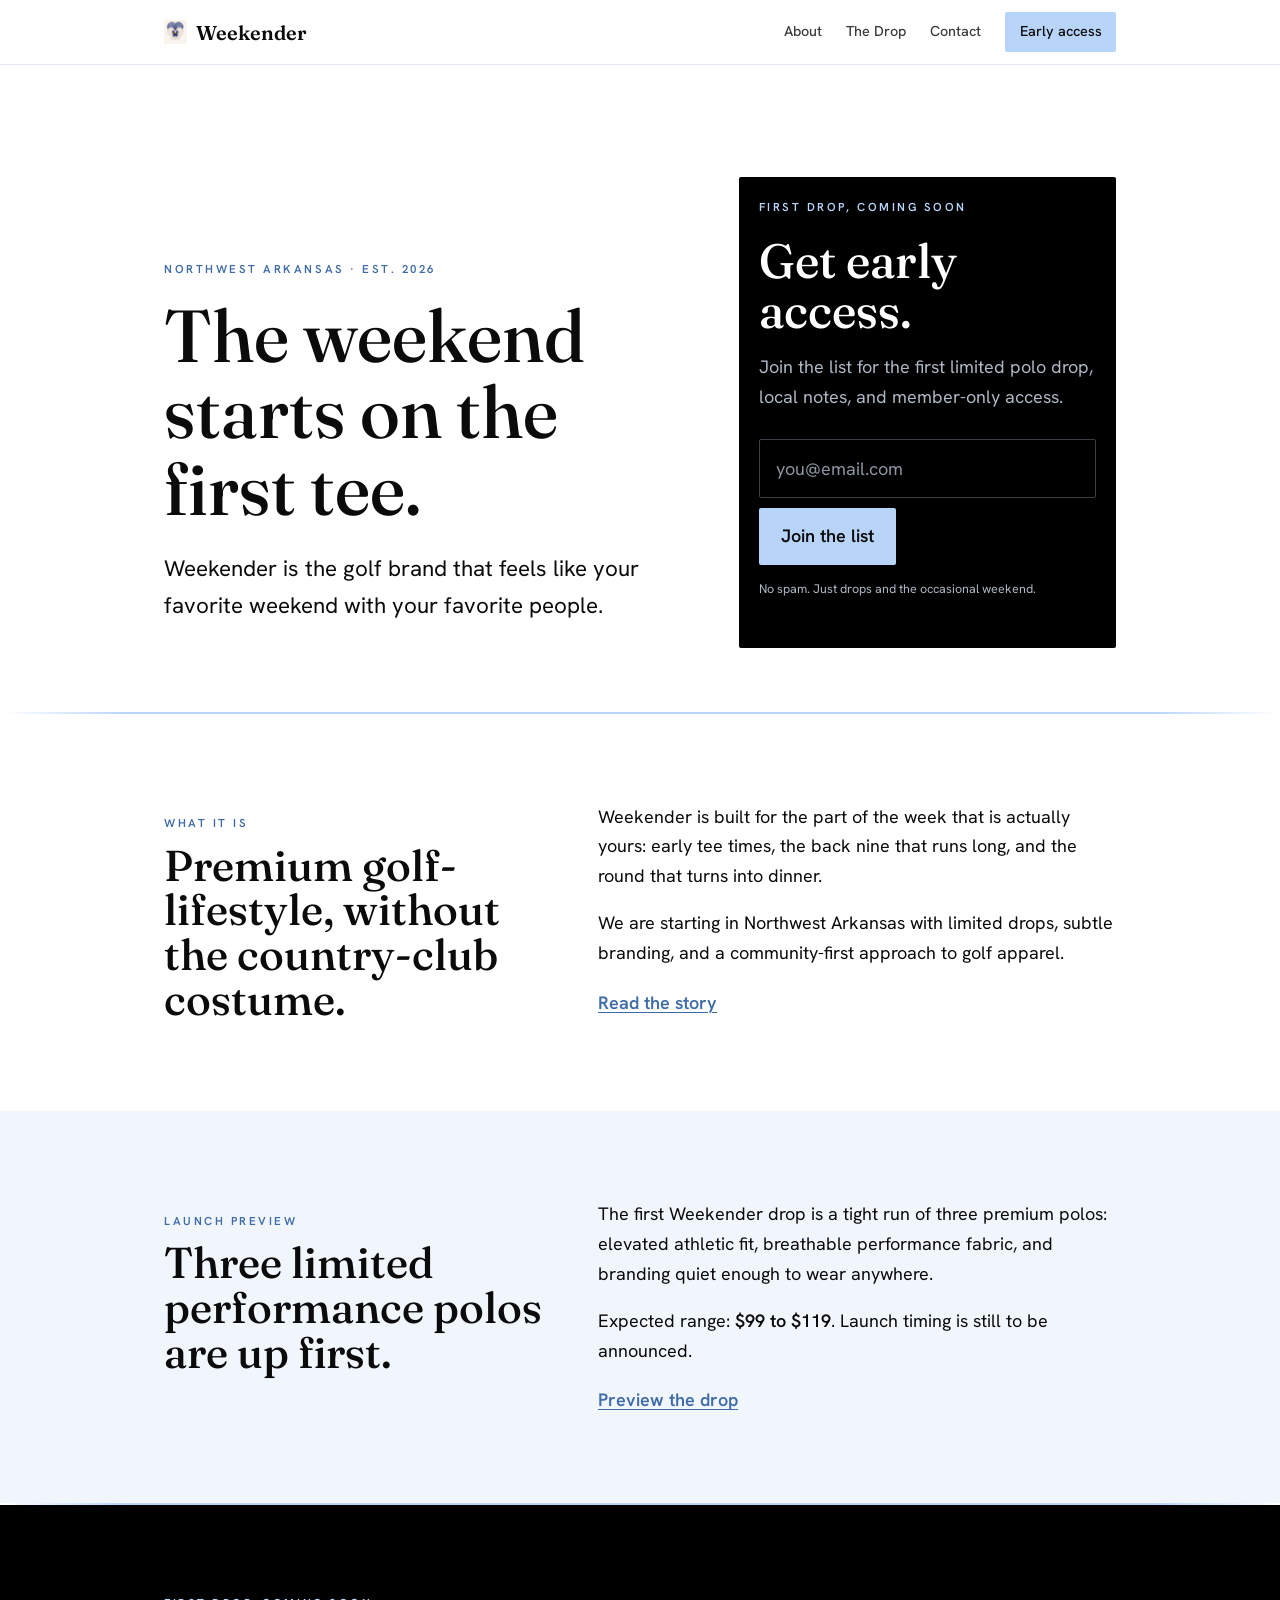
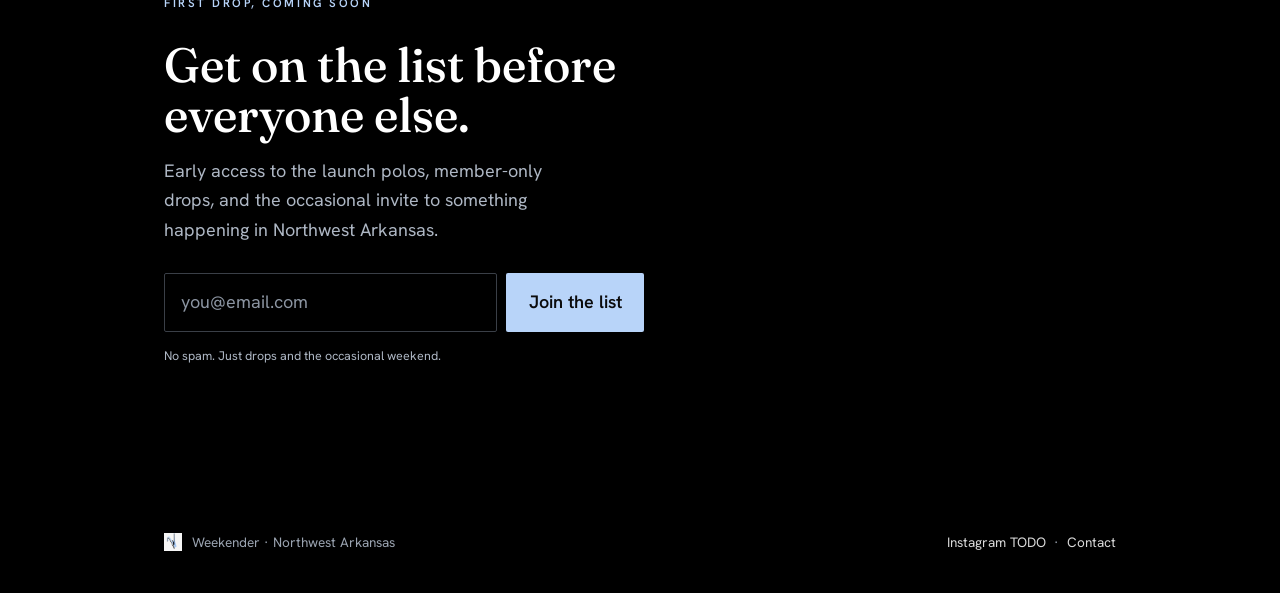
<file: index.html>
<!DOCTYPE html>
<html lang="en">
<head>
<meta charset="UTF-8" />
<meta name="viewport" content="width=device-width, initial-scale=1.0" />
<title>Weekender · Premium golf-lifestyle apparel</title>
<meta name="description" content="Weekender is a premium golf-lifestyle apparel brand from Northwest Arkansas, built for the weekend and the first product drop." />
<link rel="preconnect" href="https://fonts.googleapis.com" />
<link rel="preconnect" href="https://fonts.gstatic.com" crossorigin />
<link href="https://fonts.googleapis.com/css2?family=Fraunces:opsz,wght@9..144,400;9..144,500;9..144,600&family=Hanken+Grotesk:wght@400;500;600&display=swap" rel="stylesheet" />
<link rel="stylesheet" href="styles.css" />
</head>
<body>

<header class="site">
  <div class="wrap bar">
    <a class="mark" href="index.html"><img class="mark-logo" src="assets/weekender-flower.jpeg" alt="" />Weekender</a>
    <div class="nav-wrap">
      <button class="menu-toggle" type="button" aria-expanded="false" aria-controls="site-nav"><span class="menu-icon" aria-hidden="true"></span><span>Menu</span></button>
      <nav class="site" id="site-nav" aria-label="Primary navigation">
        <a href="about.html">About</a>
        <a href="drop.html">The Drop</a>
        <a href="contact.html">Contact</a>
        <a class="cta" href="#list">Early access</a>
      </nav>
    </div>
  </div>
</header>

<main>
  <section class="hero">
    <div class="wrap hero-grid">
      <div>
        <p class="eyebrow">Northwest Arkansas · Est. 2026</p>
        <h1>The weekend starts on the first tee.</h1>
        <p class="lede">Weekender is the golf brand that feels like your favorite weekend with your favorite people.</p>
      </div>
      <div class="capture dark" id="list" aria-label="Early access signup">
        <p class="eyebrow">First drop, coming soon</p>
        <h2>Get early access.</h2>
        <p>Join the list for the first limited polo drop, local notes, and member-only access.</p>
        <!-- TODO: replace this stub with the newsletter provider's embed
             (Beehiiv / ConvertKit / Mailchimp). No custom backend. -->
        <form class="form" onsubmit="return false;" aria-label="Early access signup">
          <input type="email" name="email" placeholder="you@email.com" required aria-label="Email address" />
          <button type="submit">Join the list</button>
        </form>
        <p class="note">No spam. Just drops and the occasional weekend.</p>
      </div>
    </div>
  </section>

  <hr class="horizon" />

  <section>
    <div class="wrap grid2">
      <div>
        <p class="eyebrow">What it is</p>
        <h2 class="block">Premium golf-lifestyle, without the country-club costume.</h2>
      </div>
      <div class="body-col">
        <p>Weekender is built for the part of the week that is actually yours: early tee times, the back nine that runs long, and the round that turns into dinner.</p>
        <p>We are starting in Northwest Arkansas with limited drops, subtle branding, and a community-first approach to golf apparel.</p>
        <a class="text-link" href="about.html">Read the story</a>
      </div>
    </div>
  </section>

  <section class="alt">
    <div class="wrap grid2">
      <div>
        <p class="eyebrow">Launch preview</p>
        <h2 class="block">Three limited performance polos are up first.</h2>
      </div>
      <div class="body-col">
        <p>The first Weekender drop is a tight run of three premium polos: elevated athletic fit, breathable performance fabric, and branding quiet enough to wear anywhere.</p>
        <p>Expected range: <strong>$99 to $119</strong>. Launch timing is still to be announced.</p>
        <a class="text-link" href="drop.html">Preview the drop</a>
      </div>
    </div>
  </section>

  <hr class="horizon" />

  <section class="dark">
    <div class="wrap capture">
      <p class="eyebrow">First drop, coming soon</p>
      <h2>Get on the list before everyone else.</h2>
      <p>Early access to the launch polos, member-only drops, and the occasional invite to something happening in Northwest Arkansas.</p>
      <!-- TODO: replace this stub with the newsletter provider's embed. -->
      <form class="form" onsubmit="return false;" aria-label="Early access signup">
        <input type="email" name="email" placeholder="you@email.com" required aria-label="Email address" />
        <button type="submit">Join the list</button>
      </form>
      <p class="note">No spam. Just drops and the occasional weekend.</p>
    </div>
  </section>
</main>

<footer class="site">
  <div class="wrap row">
    <span class="footer-brand"><img src="assets/weekender-monogram.jpeg" alt="" />Weekender · Northwest Arkansas</span>
    <span>
      <a href="contact.html">Instagram TODO</a> &nbsp;·&nbsp;
      <a href="contact.html">Contact</a>
    </span>
  </div>
</footer>

<script>
  const menuToggle = document.querySelector(".menu-toggle");
  const siteNav = document.querySelector("#site-nav");
  menuToggle?.addEventListener("click", () => {
    const open = siteNav.classList.toggle("is-open");
    menuToggle.setAttribute("aria-expanded", String(open));
  });
</script>
</body>
</html>
</file>
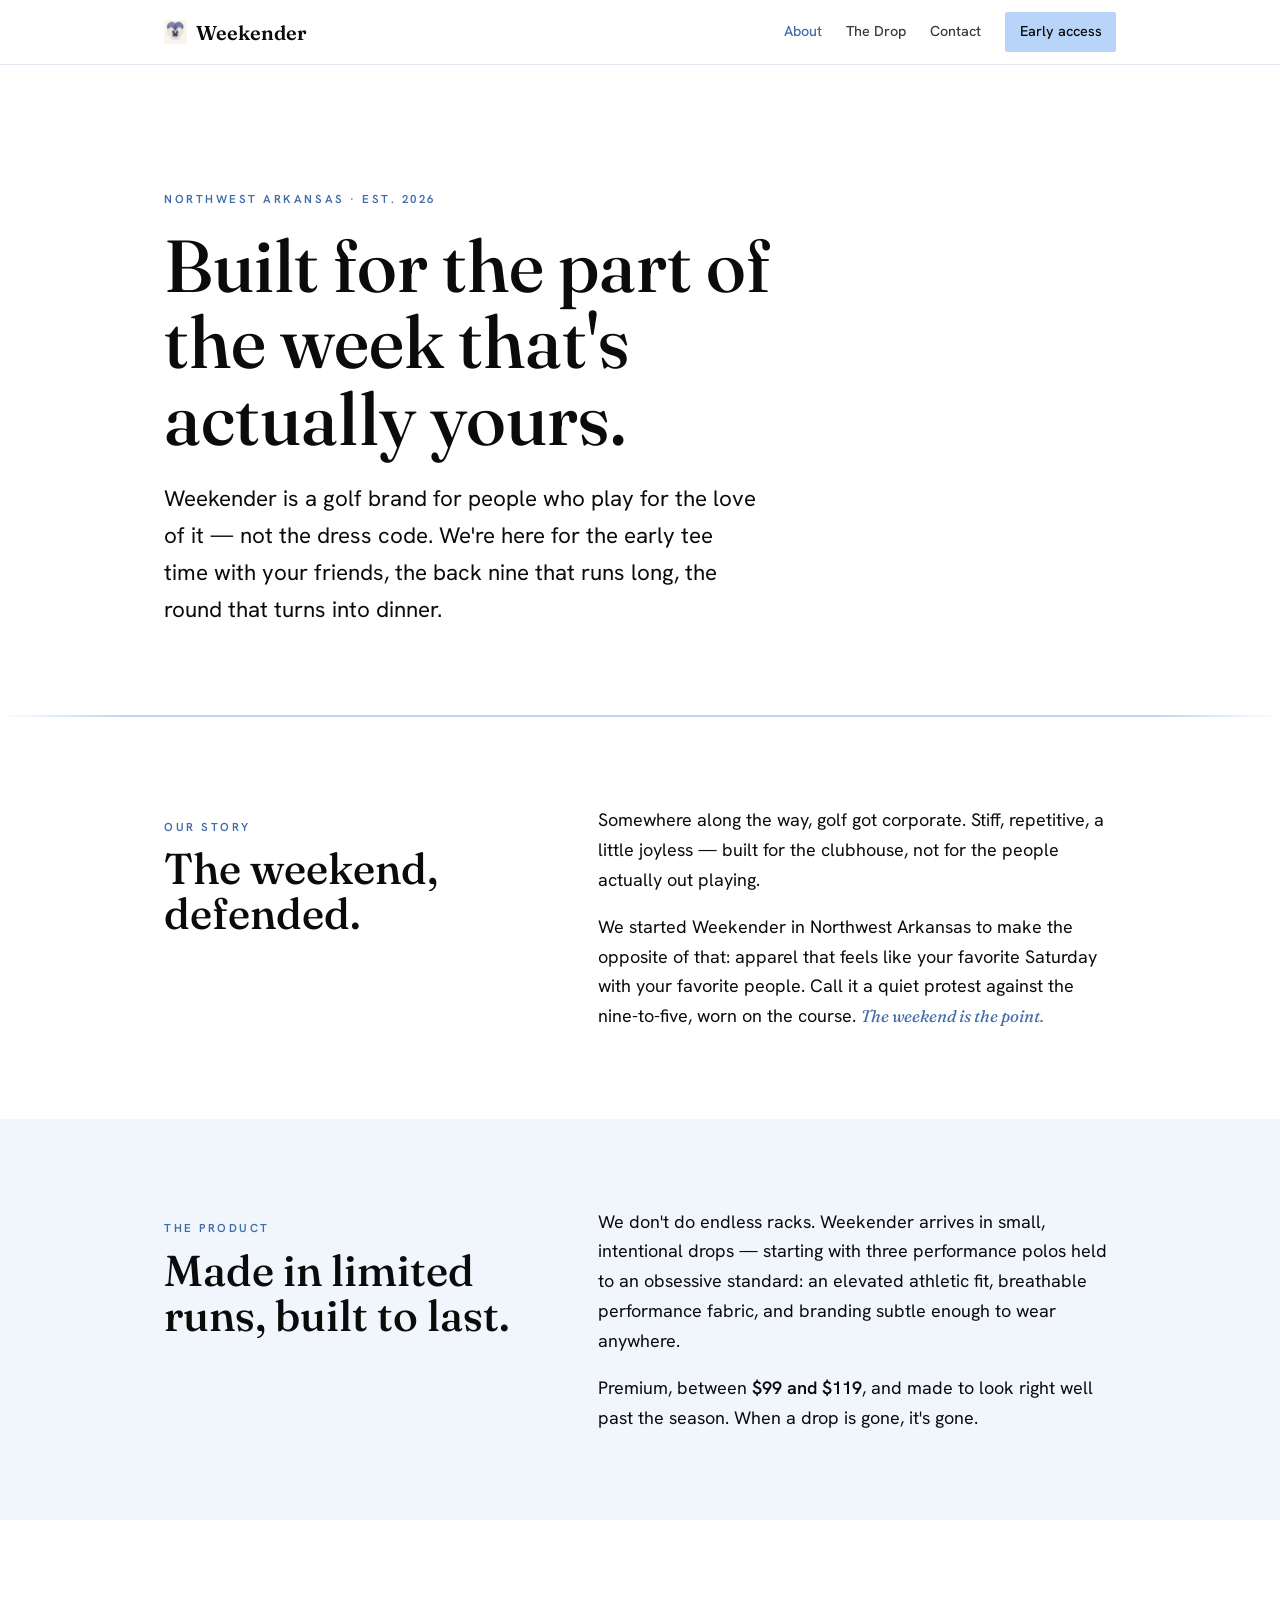
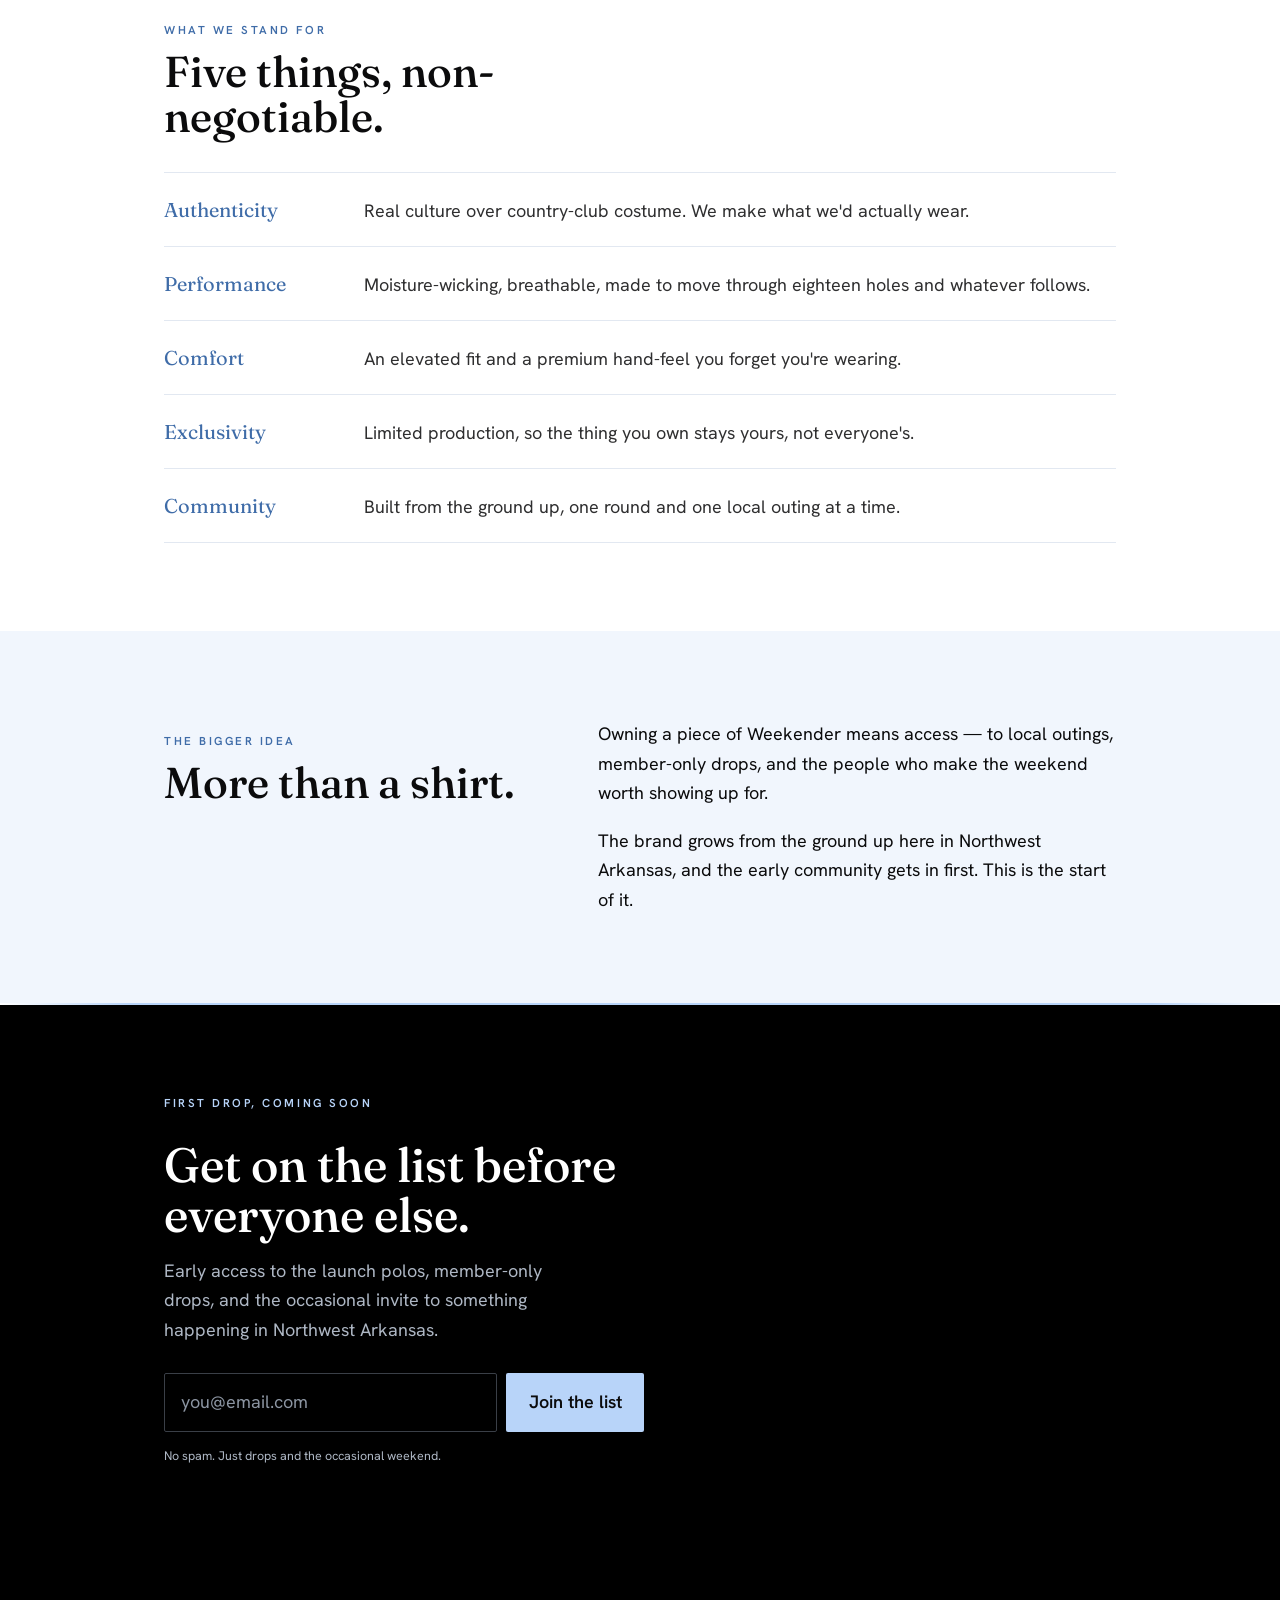
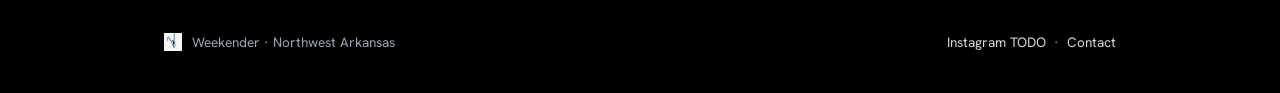
<file: about.html>
<!DOCTYPE html>
<html lang="en">
<head>
<meta charset="UTF-8" />
<meta name="viewport" content="width=device-width, initial-scale=1.0" />
<title>About · Weekender</title>
<meta name="description" content="Weekender is a premium golf-lifestyle brand from Northwest Arkansas, built for the part of the week that's actually yours." />
<link rel="preconnect" href="https://fonts.googleapis.com" />
<link rel="preconnect" href="https://fonts.gstatic.com" crossorigin />
<link href="https://fonts.googleapis.com/css2?family=Fraunces:opsz,wght@9..144,400;9..144,500;9..144,600&family=Hanken+Grotesk:wght@400;500;600&display=swap" rel="stylesheet" />
<link rel="stylesheet" href="styles.css" />
</head>
<body>

<header class="site">
  <div class="wrap bar">
    <a class="mark" href="index.html"><img class="mark-logo" src="assets/weekender-flower.jpeg" alt="" />Weekender</a>
    <div class="nav-wrap">
      <button class="menu-toggle" type="button" aria-expanded="false" aria-controls="site-nav"><span class="menu-icon" aria-hidden="true"></span><span>Menu</span></button>
      <nav class="site" id="site-nav" aria-label="Primary navigation">
        <a href="about.html" aria-current="page">About</a>
        <a href="drop.html">The Drop</a>
        <a href="contact.html">Contact</a>
        <a class="cta" href="#list">Early access</a>
      </nav>
    </div>
  </div>
</header>

<main>
  <section class="hero">
    <div class="wrap">
      <p class="eyebrow">Northwest Arkansas · Est. 2026</p>
      <h1>Built for the part of the week that's actually yours.</h1>
      <p class="lede">Weekender is a golf brand for people who play for the love of it — not the dress code. We're here for the early tee time with your friends, the back nine that runs long, the round that turns into dinner.</p>
    </div>
  </section>

  <hr class="horizon" />

  <section>
    <div class="wrap grid2">
      <div>
        <p class="eyebrow">Our story</p>
        <h2 class="block">The weekend, defended.</h2>
      </div>
      <div class="body-col">
        <p>Somewhere along the way, golf got corporate. Stiff, repetitive, a little joyless — built for the clubhouse, not for the people actually out playing.</p>
        <p>We started Weekender in Northwest Arkansas to make the opposite of that: apparel that feels like your favorite Saturday with your favorite people. Call it a quiet protest against the nine-to-five, worn on the course. <span class="label-day">The weekend is the point.</span></p>
      </div>
    </div>
  </section>

  <section class="alt">
    <div class="wrap grid2">
      <div>
        <p class="eyebrow">The product</p>
        <h2 class="block">Made in limited runs, built to last.</h2>
      </div>
      <div class="body-col">
        <p>We don't do endless racks. Weekender arrives in small, intentional drops — starting with three performance polos held to an obsessive standard: an elevated athletic fit, breathable performance fabric, and branding subtle enough to wear anywhere.</p>
        <p>Premium, between <strong>$99 and $119</strong>, and made to look right well past the season. When a drop is gone, it's gone.</p>
      </div>
    </div>
  </section>

  <section>
    <div class="wrap">
      <p class="eyebrow">What we stand for</p>
      <h2 class="block" style="margin-bottom:.5rem;">Five things, non-negotiable.</h2>
      <ul class="values">
        <li><span class="v">Authenticity</span><span class="d">Real culture over country-club costume. We make what we'd actually wear.</span></li>
        <li><span class="v">Performance</span><span class="d">Moisture-wicking, breathable, made to move through eighteen holes and whatever follows.</span></li>
        <li><span class="v">Comfort</span><span class="d">An elevated fit and a premium hand-feel you forget you're wearing.</span></li>
        <li><span class="v">Exclusivity</span><span class="d">Limited production, so the thing you own stays yours, not everyone's.</span></li>
        <li><span class="v">Community</span><span class="d">Built from the ground up, one round and one local outing at a time.</span></li>
      </ul>
    </div>
  </section>

  <section class="alt">
    <div class="wrap grid2">
      <div>
        <p class="eyebrow">The bigger idea</p>
        <h2 class="block">More than a shirt.</h2>
      </div>
      <div class="body-col">
        <p>Owning a piece of Weekender means access — to local outings, member-only drops, and the people who make the weekend worth showing up for.</p>
        <p>The brand grows from the ground up here in Northwest Arkansas, and the early community gets in first. This is the start of it.</p>
      </div>
    </div>
  </section>

  <hr class="horizon" />

  <section class="dark" id="list">
    <div class="wrap capture">
      <p class="eyebrow">First drop, coming soon</p>
      <h2>Get on the list before everyone else.</h2>
      <p>Early access to the launch polos, member-only drops, and the occasional invite to something happening in Northwest Arkansas.</p>
      <!-- TODO: replace this stub with the newsletter provider's embed
           (Beehiiv / ConvertKit / Mailchimp). No custom backend. -->
      <form class="form" onsubmit="return false;" aria-label="Early access signup">
        <input type="email" name="email" placeholder="you@email.com" required aria-label="Email address" />
        <button type="submit">Join the list</button>
      </form>
      <p class="note">No spam. Just drops and the occasional weekend.</p>
    </div>
  </section>
</main>

<footer class="site">
  <div class="wrap row">
    <span class="footer-brand"><img src="assets/weekender-monogram.jpeg" alt="" />Weekender · Northwest Arkansas</span>
    <span>
      <a href="contact.html">Instagram TODO</a> &nbsp;·&nbsp;
      <a href="contact.html">Contact</a>
    </span>
  </div>
</footer>

<script>
  const menuToggle = document.querySelector(".menu-toggle");
  const siteNav = document.querySelector("#site-nav");
  menuToggle?.addEventListener("click", () => {
    const open = siteNav.classList.toggle("is-open");
    menuToggle.setAttribute("aria-expanded", String(open));
  });
</script>
</body>
</html>
</file>
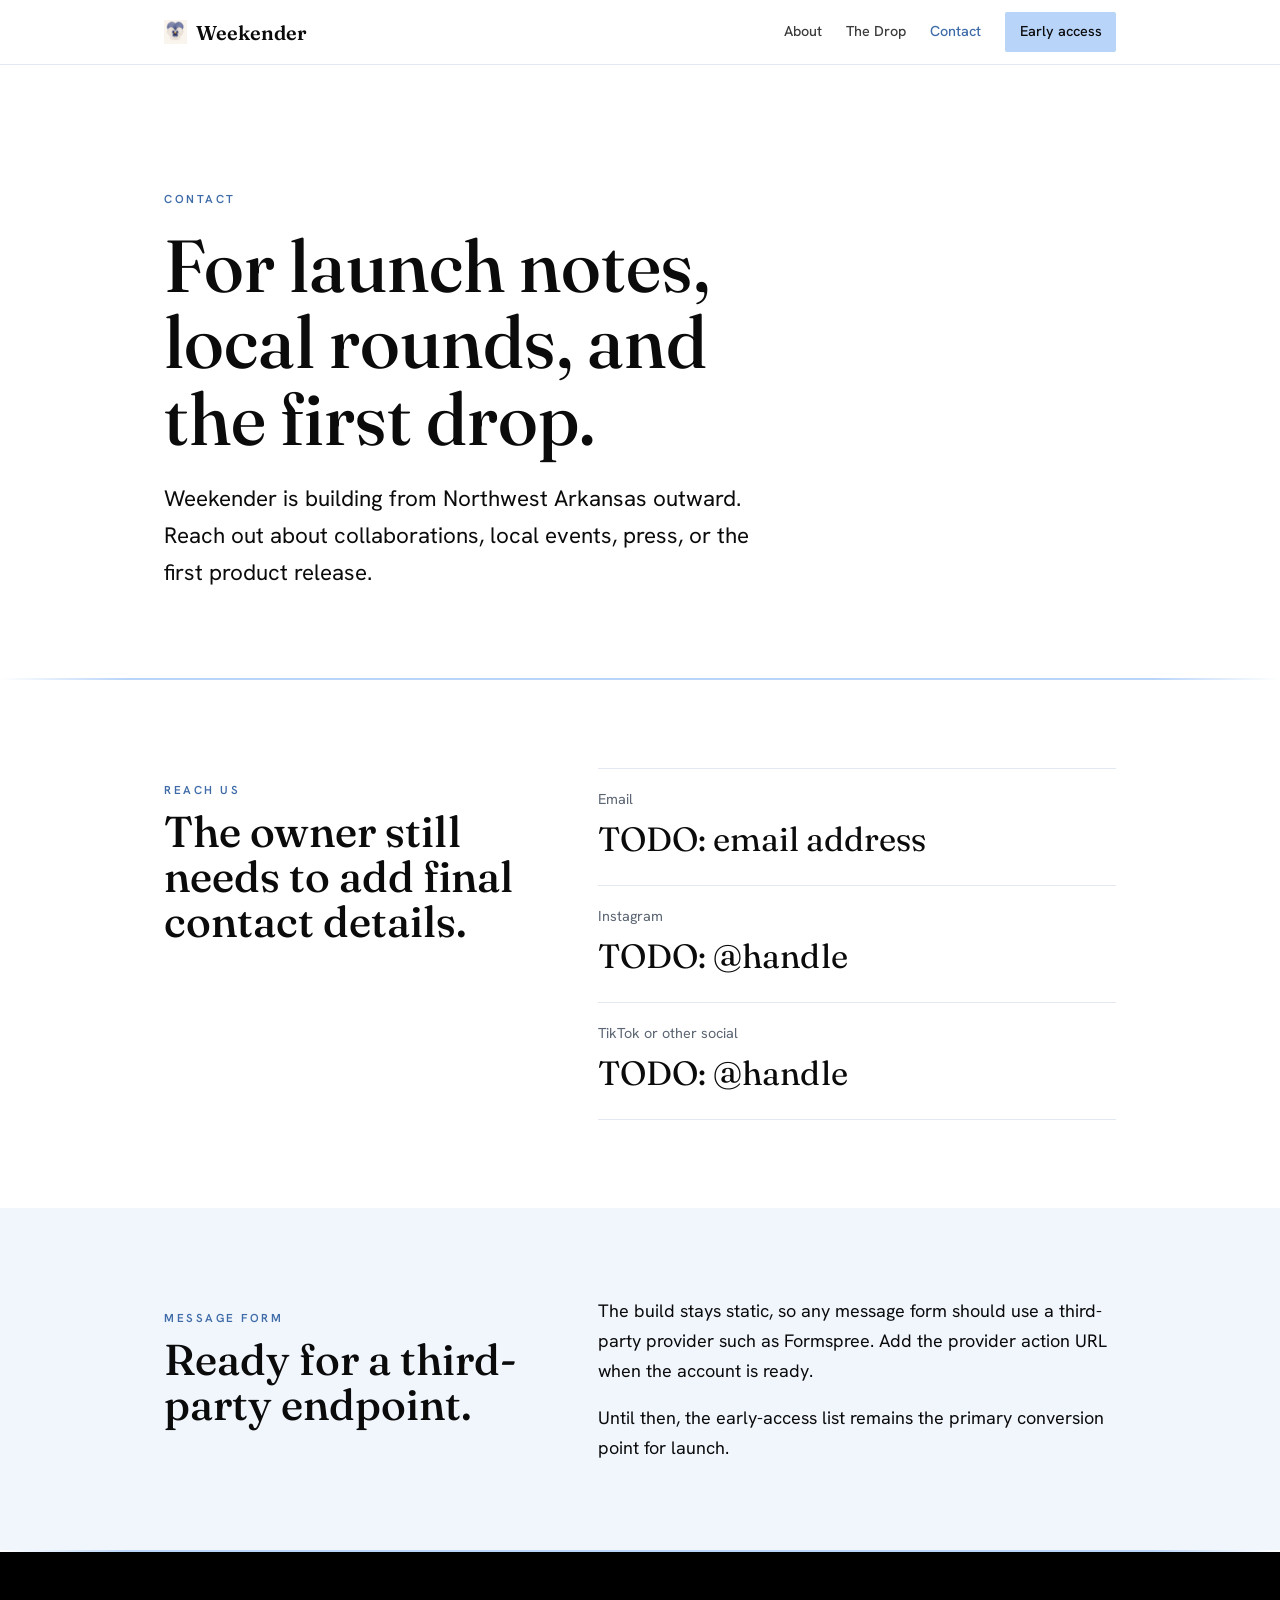
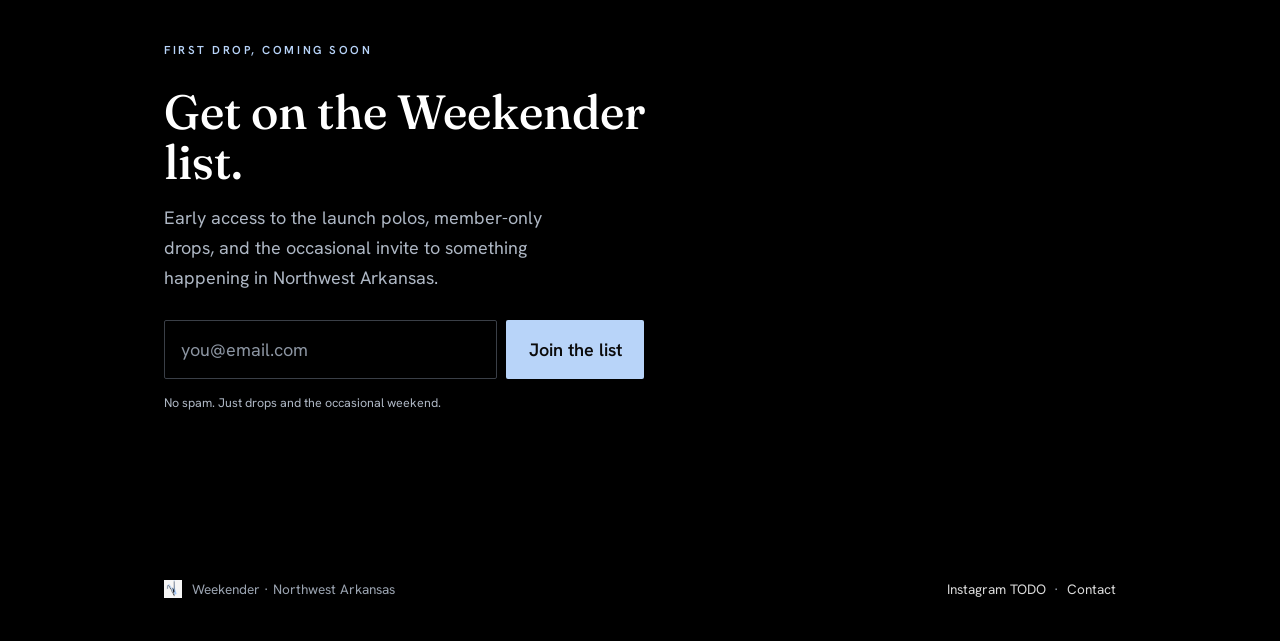
<file: contact.html>
<!DOCTYPE html>
<html lang="en">
<head>
<meta charset="UTF-8" />
<meta name="viewport" content="width=device-width, initial-scale=1.0" />
<title>Contact · Weekender</title>
<meta name="description" content="Contact Weekender for launch questions, local events, collaborations, and early access." />
<link rel="preconnect" href="https://fonts.googleapis.com" />
<link rel="preconnect" href="https://fonts.gstatic.com" crossorigin />
<link href="https://fonts.googleapis.com/css2?family=Fraunces:opsz,wght@9..144,400;9..144,500;9..144,600&family=Hanken+Grotesk:wght@400;500;600&display=swap" rel="stylesheet" />
<link rel="stylesheet" href="styles.css" />
</head>
<body>

<header class="site">
  <div class="wrap bar">
    <a class="mark" href="index.html"><img class="mark-logo" src="assets/weekender-flower.jpeg" alt="" />Weekender</a>
    <div class="nav-wrap">
      <button class="menu-toggle" type="button" aria-expanded="false" aria-controls="site-nav"><span class="menu-icon" aria-hidden="true"></span><span>Menu</span></button>
      <nav class="site" id="site-nav" aria-label="Primary navigation">
        <a href="about.html">About</a>
        <a href="drop.html">The Drop</a>
        <a href="contact.html" aria-current="page">Contact</a>
        <a class="cta" href="#list">Early access</a>
      </nav>
    </div>
  </div>
</header>

<main>
  <section class="hero">
    <div class="wrap">
      <p class="eyebrow">Contact</p>
      <h1>For launch notes, local rounds, and the first drop.</h1>
      <p class="lede">Weekender is building from Northwest Arkansas outward. Reach out about collaborations, local events, press, or the first product release.</p>
    </div>
  </section>

  <hr class="horizon" />

  <section>
    <div class="wrap grid2">
      <div>
        <p class="eyebrow">Reach us</p>
        <h2 class="block">The owner still needs to add final contact details.</h2>
      </div>
      <div>
        <ul class="contact-list">
          <li>
            <span>Email</span>
            <a href="#" aria-label="Email address to be added">TODO: email address</a>
          </li>
          <li>
            <span>Instagram</span>
            <a href="#" aria-label="Instagram handle to be added">TODO: @handle</a>
          </li>
          <li>
            <span>TikTok or other social</span>
            <a href="#" aria-label="Social handle to be added">TODO: @handle</a>
          </li>
        </ul>
      </div>
    </div>
  </section>

  <section class="alt">
    <div class="wrap grid2">
      <div>
        <p class="eyebrow">Message form</p>
        <h2 class="block">Ready for a third-party endpoint.</h2>
      </div>
      <div class="body-col">
        <p>The build stays static, so any message form should use a third-party provider such as Formspree. Add the provider action URL when the account is ready.</p>
        <p>Until then, the early-access list remains the primary conversion point for launch.</p>
      </div>
    </div>
  </section>

  <hr class="horizon" />

  <section class="dark" id="list">
    <div class="wrap capture">
      <p class="eyebrow">First drop, coming soon</p>
      <h2>Get on the Weekender list.</h2>
      <p>Early access to the launch polos, member-only drops, and the occasional invite to something happening in Northwest Arkansas.</p>
      <!-- TODO: replace this stub with the newsletter provider's embed. -->
      <form class="form" onsubmit="return false;" aria-label="Early access signup">
        <input type="email" name="email" placeholder="you@email.com" required aria-label="Email address" />
        <button type="submit">Join the list</button>
      </form>
      <p class="note">No spam. Just drops and the occasional weekend.</p>
    </div>
  </section>
</main>

<footer class="site">
  <div class="wrap row">
    <span class="footer-brand"><img src="assets/weekender-monogram.jpeg" alt="" />Weekender · Northwest Arkansas</span>
    <span>
      <a href="contact.html">Instagram TODO</a> &nbsp;·&nbsp;
      <a href="contact.html">Contact</a>
    </span>
  </div>
</footer>

<script>
  const menuToggle = document.querySelector(".menu-toggle");
  const siteNav = document.querySelector("#site-nav");
  menuToggle?.addEventListener("click", () => {
    const open = siteNav.classList.toggle("is-open");
    menuToggle.setAttribute("aria-expanded", String(open));
  });
</script>
</body>
</html>
</file>
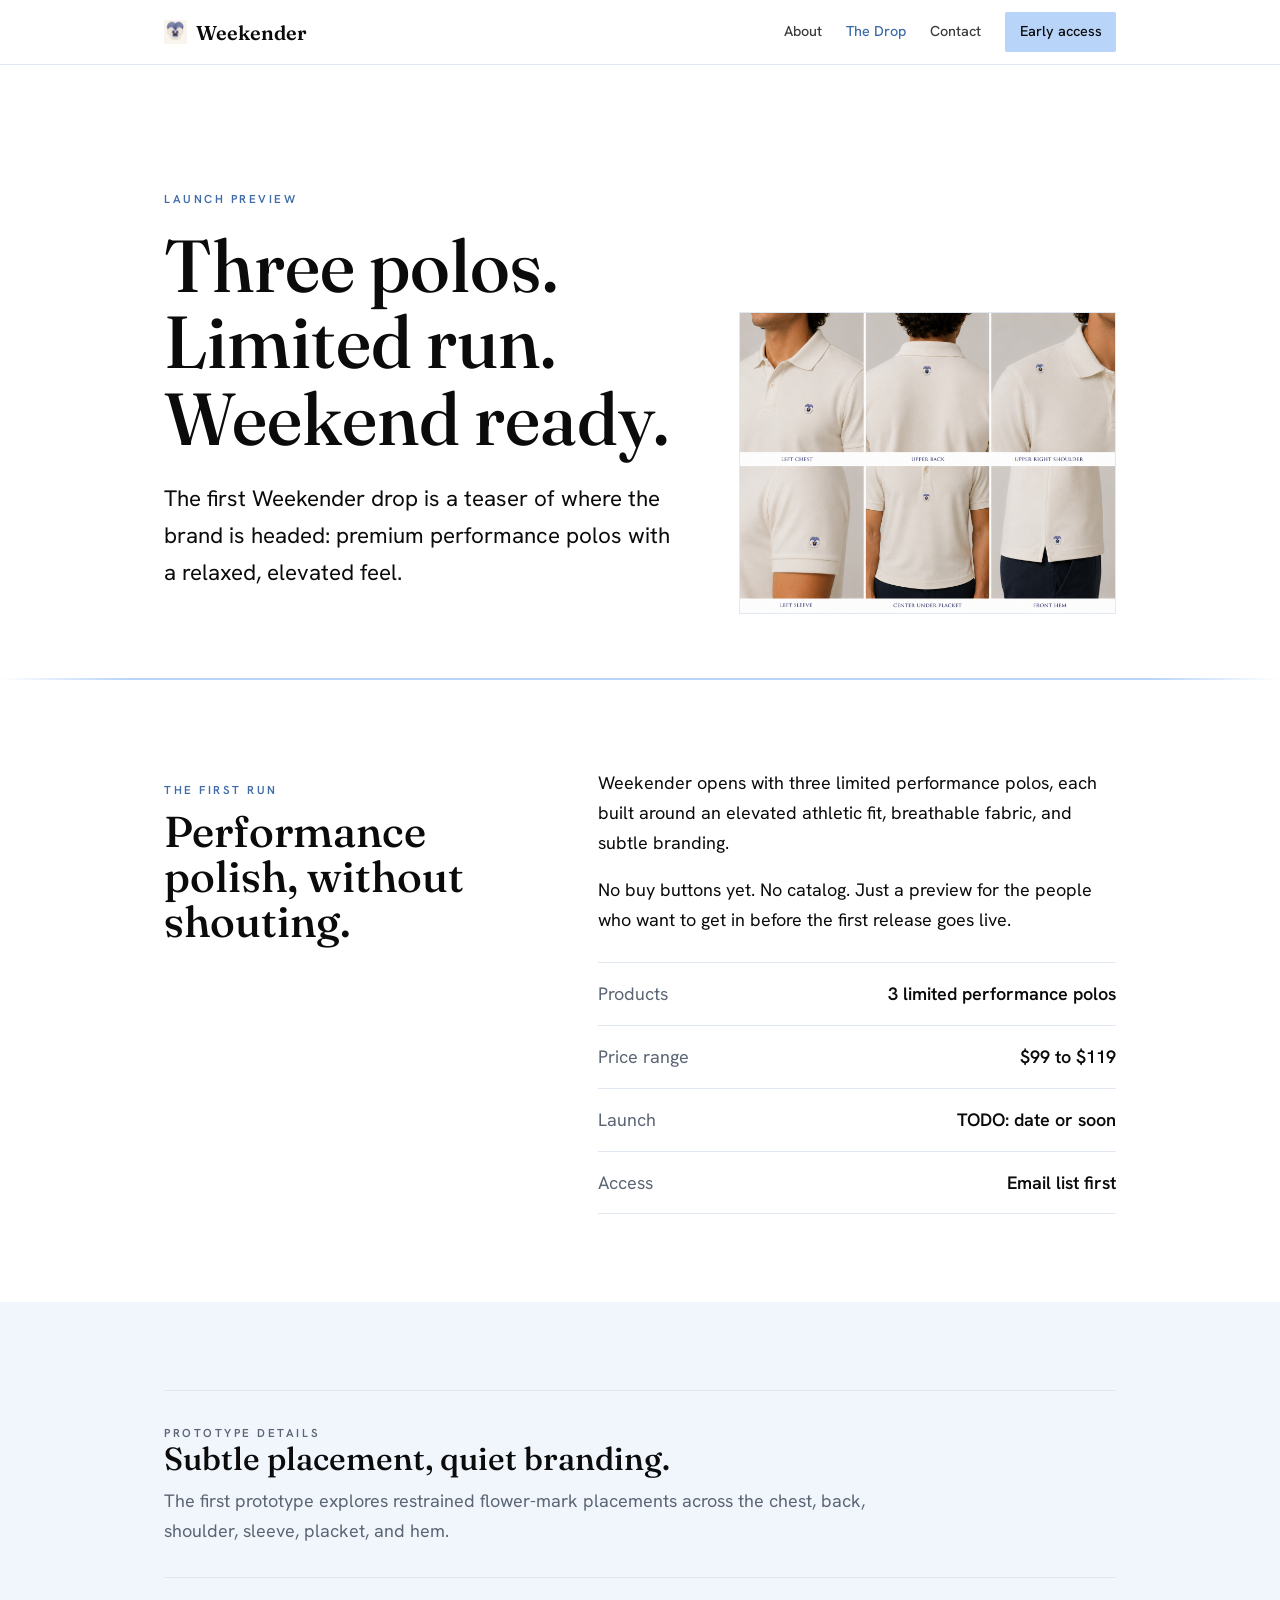
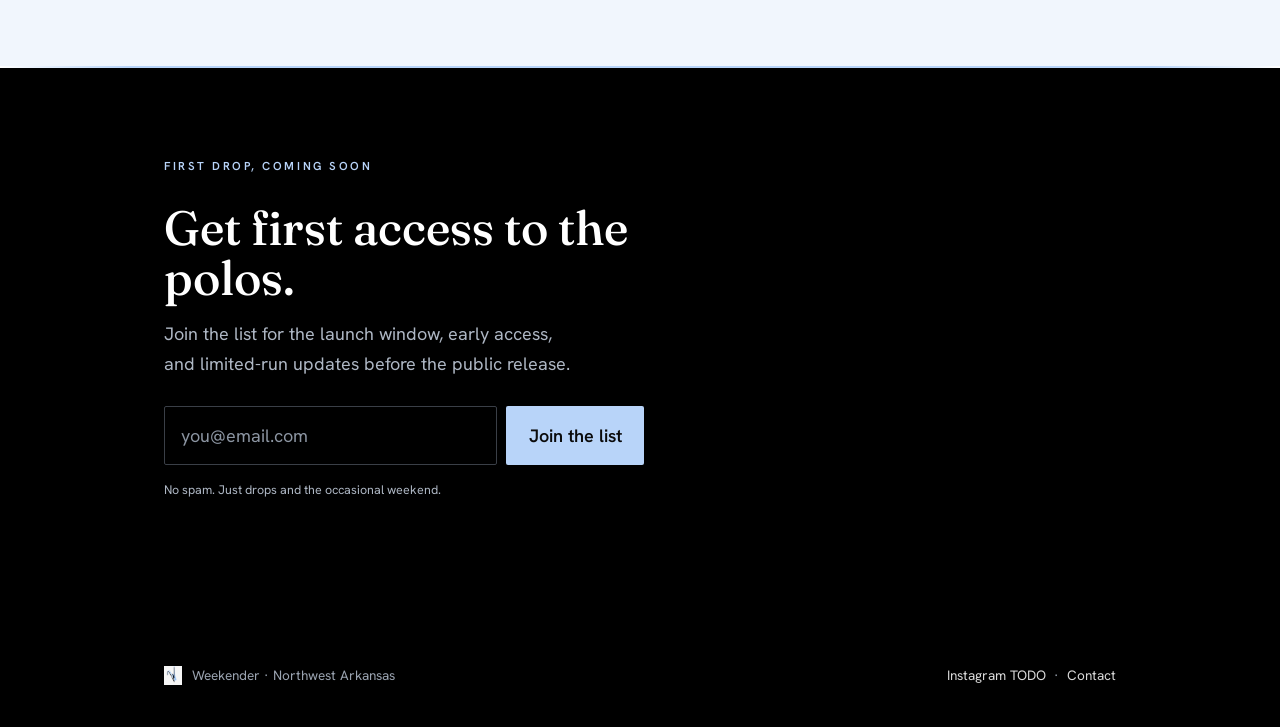
<file: drop.html>
<!DOCTYPE html>
<html lang="en">
<head>
<meta charset="UTF-8" />
<meta name="viewport" content="width=device-width, initial-scale=1.0" />
<title>The Drop · Weekender</title>
<meta name="description" content="Preview the first Weekender drop: three limited premium performance polos, launching soon." />
<link rel="preconnect" href="https://fonts.googleapis.com" />
<link rel="preconnect" href="https://fonts.gstatic.com" crossorigin />
<link href="https://fonts.googleapis.com/css2?family=Fraunces:opsz,wght@9..144,400;9..144,500;9..144,600&family=Hanken+Grotesk:wght@400;500;600&display=swap" rel="stylesheet" />
<link rel="stylesheet" href="styles.css" />
</head>
<body>

<header class="site">
  <div class="wrap bar">
    <a class="mark" href="index.html"><img class="mark-logo" src="assets/weekender-flower.jpeg" alt="" />Weekender</a>
    <div class="nav-wrap">
      <button class="menu-toggle" type="button" aria-expanded="false" aria-controls="site-nav"><span class="menu-icon" aria-hidden="true"></span><span>Menu</span></button>
      <nav class="site" id="site-nav" aria-label="Primary navigation">
        <a href="about.html">About</a>
        <a href="drop.html" aria-current="page">The Drop</a>
        <a href="contact.html">Contact</a>
        <a class="cta" href="#list">Early access</a>
      </nav>
    </div>
  </div>
</header>

<main>
  <section class="hero">
    <div class="wrap hero-grid">
      <div>
        <p class="eyebrow">Launch preview</p>
        <h1>Three polos. Limited run. Weekend ready.</h1>
        <p class="lede">The first Weekender drop is a teaser of where the brand is headed: premium performance polos with a relaxed, elevated feel.</p>
      </div>
      <div class="product-photo">
        <img src="assets/weekender-prototype-polos.png" alt="Weekender prototype polo logo placement options" />
      </div>
    </div>
  </section>

  <hr class="horizon" />

  <section>
    <div class="wrap grid2">
      <div>
        <p class="eyebrow">The first run</p>
        <h2 class="block">Performance polish, without shouting.</h2>
      </div>
      <div class="body-col">
        <p>Weekender opens with three limited performance polos, each built around an elevated athletic fit, breathable fabric, and subtle branding.</p>
        <p>No buy buttons yet. No catalog. Just a preview for the people who want to get in before the first release goes live.</p>
        <ul class="facts">
          <li><span>Products</span><span>3 limited performance polos</span></li>
          <li><span>Price range</span><span>$99 to $119</span></li>
          <li><span>Launch</span><span>TODO: date or soon</span></li>
          <li><span>Access</span><span>Email list first</span></li>
        </ul>
      </div>
    </div>
  </section>

  <section class="alt">
    <div class="wrap">
      <div class="panel">
        <p class="eyebrow">Prototype details</p>
        <h3>Subtle placement, quiet branding.</h3>
        <p>The first prototype explores restrained flower-mark placements across the chest, back, shoulder, sleeve, placket, and hem.</p>
      </div>
    </div>
  </section>

  <hr class="horizon" />

  <section class="dark" id="list">
    <div class="wrap capture">
      <p class="eyebrow">First drop, coming soon</p>
      <h2>Get first access to the polos.</h2>
      <p>Join the list for the launch window, early access, and limited-run updates before the public release.</p>
      <!-- TODO: replace this stub with the newsletter provider's embed. -->
      <form class="form" onsubmit="return false;" aria-label="Early access signup">
        <input type="email" name="email" placeholder="you@email.com" required aria-label="Email address" />
        <button type="submit">Join the list</button>
      </form>
      <p class="note">No spam. Just drops and the occasional weekend.</p>
    </div>
  </section>
</main>

<footer class="site">
  <div class="wrap row">
    <span class="footer-brand"><img src="assets/weekender-monogram.jpeg" alt="" />Weekender · Northwest Arkansas</span>
    <span>
      <a href="contact.html">Instagram TODO</a> &nbsp;·&nbsp;
      <a href="contact.html">Contact</a>
    </span>
  </div>
</footer>

<script>
  const menuToggle = document.querySelector(".menu-toggle");
  const siteNav = document.querySelector("#site-nav");
  menuToggle?.addEventListener("click", () => {
    const open = siteNav.classList.toggle("is-open");
    menuToggle.setAttribute("aria-expanded", String(open));
  });
</script>
</body>
</html>
</file>
<file: styles.css>
/* ============================================================
   WEEKENDER — DESIGN TOKENS
   Brand palette: white + near-black + light blue (#B8D4F9).
   The light blue is the single signature accent.
   ============================================================ */
:root{
  --paper:      #FFFFFF;
  --wash:       #F1F6FD;
  --line:       #E2E8F1;
  --muted:      #5B6573;
  --ink:        #0B0B0C;
  --black:      #000000;
  --brand:      #B8D4F9;
  --brand-tint: #9EC4F6;
  --brand-deep: #3F6CA8;

  --maxw: 1080px;
  --gutter: clamp(1.25rem, 5vw, 4rem);
  --r: 2px;
}

*{ box-sizing:border-box; }
html{ scroll-behavior:smooth; }
body{
  margin:0;
  background:var(--paper);
  color:var(--ink);
  font-family:"Hanken Grotesk",system-ui,sans-serif;
  font-size:1rem;
  line-height:1.65;
  -webkit-font-smoothing:antialiased;
}
h1,h2,h3{
  font-family:"Fraunces",Georgia,serif;
  font-weight:500;
  line-height:1.04;
  margin:0;
}
a{ color:inherit; }
img{ max-width:100%; display:block; }
strong{ font-weight:600; }

.wrap{ max-width:var(--maxw); margin-inline:auto; padding-inline:var(--gutter); }

.horizon{
  height:2px;
  border:0;
  background:linear-gradient(90deg,transparent,var(--brand) 10%,var(--brand) 90%,transparent);
  margin:0;
}

.eyebrow{
  font-size:.72rem;
  letter-spacing:.22em;
  text-transform:uppercase;
  font-weight:600;
  color:var(--brand-deep);
}

header.site{
  position:sticky;
  top:0;
  z-index:10;
  background:var(--paper);
  background:color-mix(in srgb,var(--paper) 86%, transparent);
  backdrop-filter:blur(8px);
  border-bottom:1px solid var(--line);
}
.bar{ display:flex; align-items:center; justify-content:space-between; height:64px; }
.nav-wrap{ display:flex; align-items:center; gap:1rem; }
.mark{
  display:flex;
  align-items:center;
  gap:.55rem;
  font-family:"Fraunces",serif;
  font-weight:600;
  font-size:1.25rem;
  letter-spacing:0;
  text-decoration:none;
}
.mark-logo{
  width:1.45rem;
  height:1.45rem;
  object-fit:cover;
  object-position:center;
  border-radius:0;
  border:0;
  background:var(--paper);
}
nav.site{ display:flex; align-items:center; gap:1.5rem; }
nav.site a{
  text-decoration:none;
  font-size:.9rem;
  font-weight:500;
  color:var(--ink);
  opacity:.8;
}
nav.site a:hover,
nav.site a:focus-visible,
nav.site a[aria-current="page"]{
  opacity:1;
  color:var(--brand-deep);
}
.menu-toggle{
  display:none;
  min-width:2.5rem;
  height:2.5rem;
  align-items:center;
  justify-content:center;
  gap:.5rem;
  padding:0 .8rem;
  border:1px solid var(--line);
  border-radius:var(--r);
  background:var(--paper);
  color:var(--ink);
  font:inherit;
  font-size:.9rem;
  font-weight:600;
  cursor:pointer;
}
.menu-icon,
.menu-icon::before,
.menu-icon::after{
  display:block;
  width:1.1rem;
  height:2px;
  background:currentColor;
}
.menu-icon{
  position:relative;
}
.menu-icon::before,
.menu-icon::after{
  content:"";
  position:absolute;
  left:0;
}
.menu-icon::before{ top:-.36rem; }
.menu-icon::after{ top:.36rem; }
@media(max-width:820px){
  .menu-toggle{ display:flex; }
  nav.site{
    position:absolute;
    left:0;
    right:0;
    top:64px;
    display:none;
    flex-direction:column;
    align-items:stretch;
    gap:0;
    padding:.5rem var(--gutter) 1rem;
    background:var(--paper);
    border-bottom:1px solid var(--line);
    box-shadow:0 18px 28px rgba(11,11,12,.08);
  }
  nav.site.is-open{ display:flex; }
  nav.site a{
    display:block;
    margin:0;
    padding:.9rem 0;
    border-top:1px solid var(--line);
    opacity:1;
  }
  nav.site .cta{
    margin-top:.6rem;
    text-align:center;
    border-top:0;
  }
}
@media(max-width:640px){
  .menu-toggle{ padding:0 .7rem; }
}
.cta{
  background:var(--brand);
  color:var(--ink)!important;
  opacity:1!important;
  padding:.5rem .9rem;
  border-radius:var(--r);
}
.cta:hover{ background:var(--brand-tint); }

.hero{ padding:clamp(3.5rem,9vw,7rem) 0 clamp(2.5rem,6vw,4rem); }
.hero .eyebrow{ margin-bottom:1.25rem; }
.hero h1{
  font-size:2.4rem;
  max-width:14ch;
  margin-bottom:1.5rem;
}
.hero p.lede{
  font-size:1.1rem;
  max-width:46ch;
  color:var(--ink);
}
.hero-grid{
  display:grid;
  gap:clamp(2rem,5vw,4rem);
  align-items:end;
}
@media(min-width:880px){
  .hero-grid{ grid-template-columns:1.15fr .85fr; }
}
section{ padding:clamp(3rem,7vw,5.5rem) 0; }
.alt{ background:var(--wash); }
.dark{ background:var(--black); color:#FFFFFF; }
.dark .eyebrow{ color:var(--brand); }
.grid2{ display:grid; gap:clamp(1.5rem,4vw,3.5rem); align-items:start; }
@media(min-width:760px){ .grid2{ grid-template-columns:0.85fr 1.15fr; } }
h2.block{
  font-size:1.7rem;
  max-width:18ch;
}
.body-col p{ margin:0; }
.body-col p + p{ margin-top:1.1rem; }
.body-col a{ color:var(--brand-deep); font-weight:600; text-underline-offset:.18em; }
.label-day{
  font-family:"Fraunces",serif;
  font-style:italic;
  color:var(--brand-deep);
  font-size:1.05rem;
}

.panel{
  border-top:1px solid var(--line);
  border-bottom:1px solid var(--line);
  padding:clamp(1.4rem,3vw,2rem) 0;
}
.panel h3{
  font-size:1.3rem;
  margin-bottom:.65rem;
}
.panel p{ margin:0; color:var(--muted); max-width:46rem; }
.text-link{
  display:inline-block;
  margin-top:1.25rem;
  color:var(--brand-deep);
  font-weight:600;
  text-decoration-thickness:1px;
  text-underline-offset:.2em;
}

.placeholder{
  min-height:clamp(17rem,32vw,25rem);
  display:grid;
  place-items:center;
  padding:2rem;
  border:1px solid var(--line);
  background:
    linear-gradient(135deg, rgba(184,212,249,.36), rgba(255,255,255,.88)),
    var(--wash);
}
.placeholder-inner{
  max-width:17rem;
  text-align:center;
}
.placeholder .eyebrow{ margin:0 0 .7rem; }
.placeholder p{ margin:0; color:var(--muted); font-size:.95rem; }

.product-photo{
  border:1px solid var(--line);
  background:var(--paper);
}
.product-photo img{
  width:100%;
  aspect-ratio:5 / 4;
  object-fit:cover;
  object-position:center;
}

.values{ list-style:none; margin:2rem 0 0; padding:0; display:grid; gap:0; }
.values li{
  display:grid;
  grid-template-columns:auto 1fr;
  gap:1rem 1.5rem;
  align-items:baseline;
  padding:1.25rem 0;
  border-top:1px solid var(--line);
}
.values li:last-child{ border-bottom:1px solid var(--line); }
.values .v{
  font-family:"Fraunces",serif;
  font-size:1.25rem;
  color:var(--brand-deep);
  min-width:7.5rem;
}
.values .d{ color:var(--ink); opacity:.85; }
@media(min-width:760px){ .values li{ grid-template-columns:11rem 1fr; } }

.facts{
  list-style:none;
  margin:1.75rem 0 0;
  padding:0;
  display:grid;
  gap:0;
  border-bottom:1px solid var(--line);
}
.facts li{
  display:flex;
  justify-content:space-between;
  gap:1.5rem;
  padding:1rem 0;
  border-top:1px solid var(--line);
}
.facts span:first-child{ color:var(--muted); }
.facts span:last-child{ font-weight:600; text-align:right; }
@media(max-width:560px){
  .facts li{ display:block; }
  .facts span{ display:block; text-align:left!important; }
}

.contact-list{
  list-style:none;
  margin:0;
  padding:0;
  border-bottom:1px solid var(--line);
}
.contact-list li{
  padding:1.15rem 0;
  border-top:1px solid var(--line);
}
.contact-list span{
  display:block;
  color:var(--muted);
  font-size:.9rem;
}
.contact-list a{
  color:var(--ink);
  font-family:"Fraunces",serif;
  font-size:1.4rem;
  text-decoration:none;
}
.contact-list a:hover{ color:var(--brand-deep); }

.capture{ text-align:left; }
.capture h2{
  font-size:1.8rem;
  max-width:16ch;
  margin-bottom:1rem;
}
.capture p{ color:#AEB7C4; max-width:42ch; margin:0 0 1.75rem; }
.form{ display:flex; gap:.6rem; flex-wrap:wrap; max-width:480px; }
.form input{
  flex:1 1 220px;
  min-width:0;
  padding:.85rem 1rem;
  border:1px solid #3A3F47;
  background:transparent;
  color:#FFFFFF;
  border-radius:var(--r);
  font:inherit;
}
.form input::placeholder{ color:#8C95A2; }
.form input:focus-visible{ outline:2px solid var(--brand); outline-offset:2px; }
.form button{
  padding:.85rem 1.4rem;
  border:0;
  border-radius:var(--r);
  background:var(--brand);
  color:var(--ink);
  font:inherit;
  font-weight:600;
  cursor:pointer;
}
.form button:hover{ background:var(--brand-tint); }
.note{ font-size:.78rem; color:#8C95A2; margin-top:.9rem!important; }

footer.site{
  background:var(--black);
  color:#9AA3B0;
  padding:3rem 0 2.5rem;
  font-size:.85rem;
}
footer .row{ display:flex; justify-content:space-between; gap:1rem; flex-wrap:wrap; }
footer a{ color:#FFFFFF; text-decoration:none; opacity:.85; }
footer a:hover{ opacity:1; }
.footer-brand{
  display:flex;
  align-items:center;
  gap:.6rem;
}
.footer-brand img{
  width:1.15rem;
  height:1.15rem;
  object-fit:cover;
  border-radius:0;
  border:0;
}

:focus-visible{ outline:2px solid var(--brand-deep); outline-offset:3px; }
::selection{ background:var(--brand); color:var(--ink); }

@media(min-width:760px){
  body{ font-size:1.0625rem; }
  .hero h1{ font-size:3.5rem; }
  .hero p.lede{ font-size:1.25rem; }
  h2.block{ font-size:2.25rem; }
  .panel h3{ font-size:1.7rem; }
  .contact-list a{ font-size:1.8rem; }
  .capture h2{ font-size:2.4rem; }
}
@media(min-width:1080px){
  body{ font-size:1.125rem; }
  .hero h1{ font-size:4.6rem; }
  .hero p.lede{ font-size:1.4rem; }
  h2.block{ font-size:2.7rem; }
  .panel h3{ font-size:2rem; }
  .contact-list a{ font-size:2.1rem; }
  .capture h2{ font-size:3rem; }
}
@media(max-width:879px){
  .hero .capture.dark{ margin-top:.5rem; }
}
.hero .capture.dark{
  padding:1.25rem;
  border-radius:var(--r);
}

@media(prefers-reduced-motion:reduce){ html{ scroll-behavior:auto; } }
</file>
